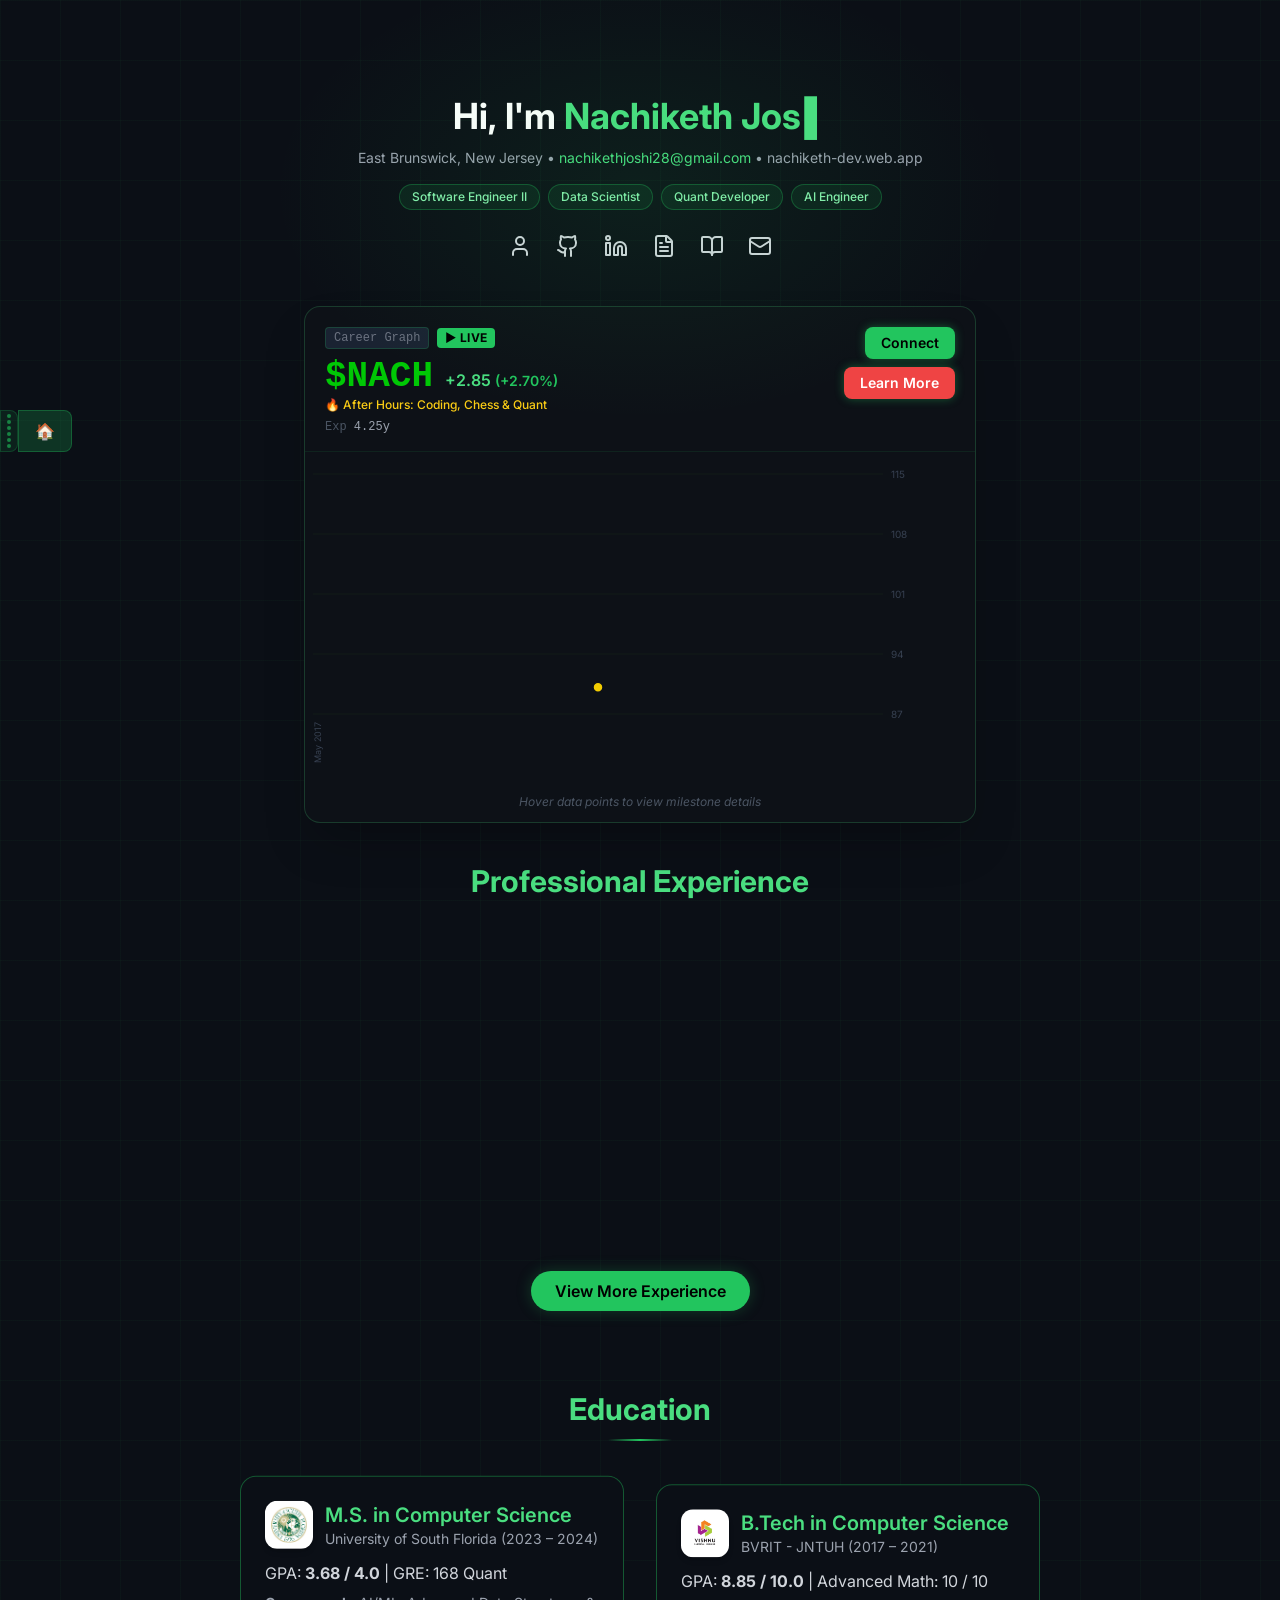
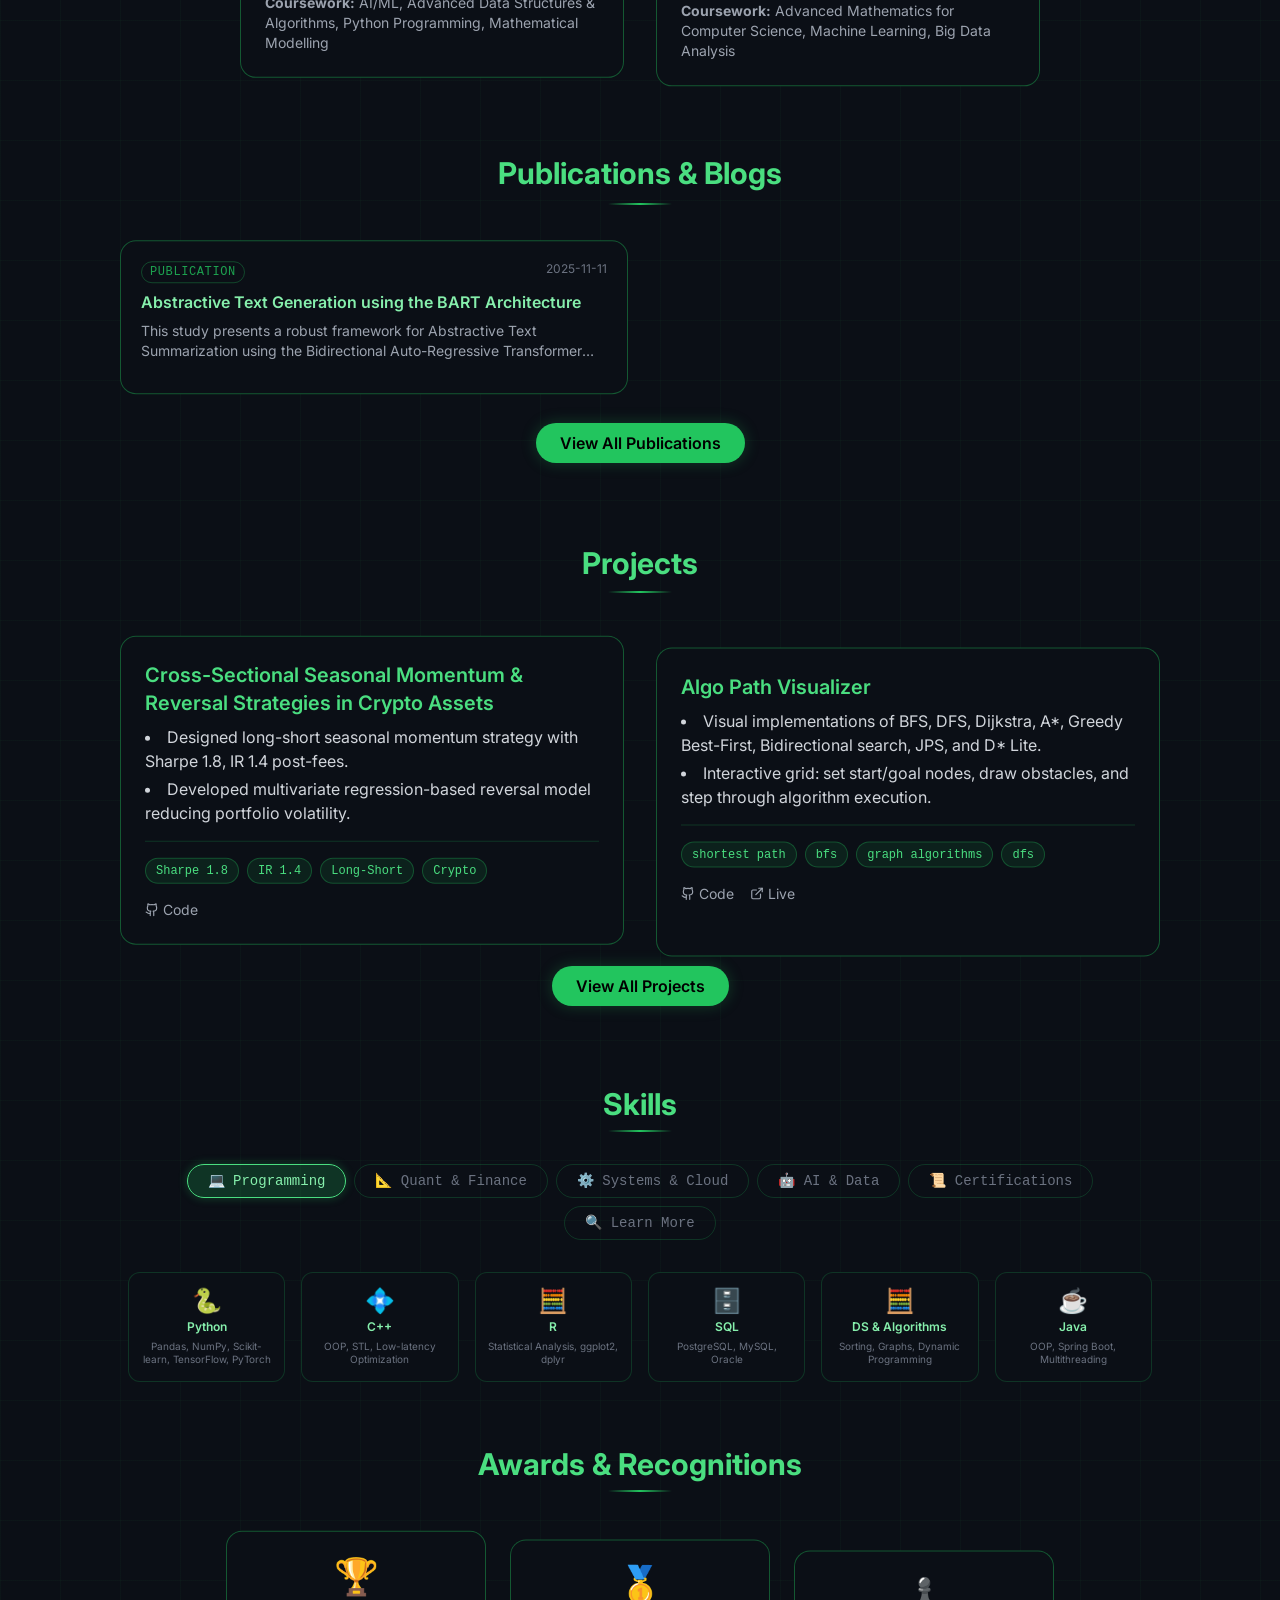
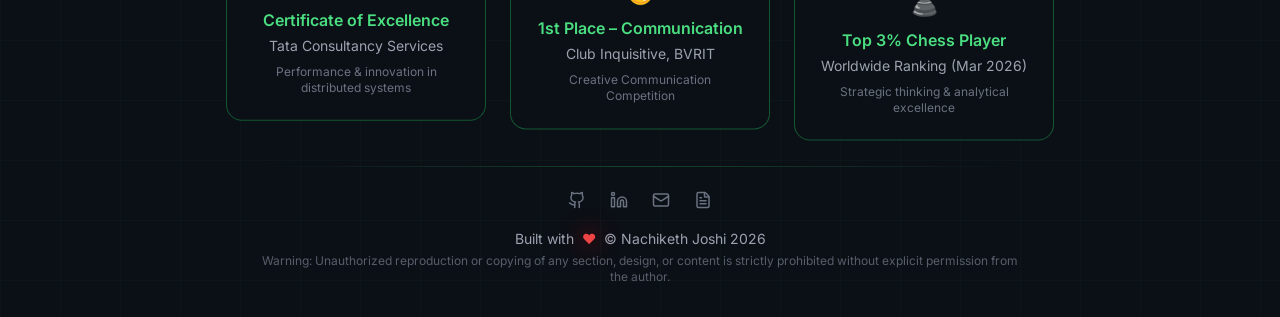
<file: index.html>
<!doctype html><html lang="en"><head><meta charset="utf-8"/><link rel="icon" href="./quant-logo.png"/><link rel="apple-touch-icon" href="./quant-logo.png"/><link rel="manifest" href="./manifest.json"/><meta name="viewport" content="width=device-width,initial-scale=1"/><meta name="theme-color" content="#000000"/><meta name="description" content="Web site created using create-react-app"/><link rel="apple-touch-icon" href="./logo192.png"/><link rel="manifest" href="./manifest.json"/><title>Nachiketh Joshi - Quantitative Portfolio</title><script defer="defer" src="./static/js/main.ccd01513.js"></script><link href="./static/css/main.1e63f05b.css" rel="stylesheet"></head><body><noscript>You need to enable JavaScript to run this app.</noscript><div id="root"></div></body></html>
</file>
<file: static/css/main.1e63f05b.css>
@import url(https://fonts.googleapis.com/css2?family=Inter:wght@300;400;500;600;700;800&display=swap);*,:after,:before{--tw-border-spacing-x:0;--tw-border-spacing-y:0;--tw-translate-x:0;--tw-translate-y:0;--tw-rotate:0;--tw-skew-x:0;--tw-skew-y:0;--tw-scale-x:1;--tw-scale-y:1;--tw-pan-x: ;--tw-pan-y: ;--tw-pinch-zoom: ;--tw-scroll-snap-strictness:proximity;--tw-gradient-from-position: ;--tw-gradient-via-position: ;--tw-gradient-to-position: ;--tw-ordinal: ;--tw-slashed-zero: ;--tw-numeric-figure: ;--tw-numeric-spacing: ;--tw-numeric-fraction: ;--tw-ring-inset: ;--tw-ring-offset-width:0px;--tw-ring-offset-color:#fff;--tw-ring-color:#3b82f680;--tw-ring-offset-shadow:0 0 #0000;--tw-ring-shadow:0 0 #0000;--tw-shadow:0 0 #0000;--tw-shadow-colored:0 0 #0000;--tw-blur: ;--tw-brightness: ;--tw-contrast: ;--tw-grayscale: ;--tw-hue-rotate: ;--tw-invert: ;--tw-saturate: ;--tw-sepia: ;--tw-drop-shadow: ;--tw-backdrop-blur: ;--tw-backdrop-brightness: ;--tw-backdrop-contrast: ;--tw-backdrop-grayscale: ;--tw-backdrop-hue-rotate: ;--tw-backdrop-invert: ;--tw-backdrop-opacity: ;--tw-backdrop-saturate: ;--tw-backdrop-sepia: ;--tw-contain-size: ;--tw-contain-layout: ;--tw-contain-paint: ;--tw-contain-style: }::backdrop{--tw-border-spacing-x:0;--tw-border-spacing-y:0;--tw-translate-x:0;--tw-translate-y:0;--tw-rotate:0;--tw-skew-x:0;--tw-skew-y:0;--tw-scale-x:1;--tw-scale-y:1;--tw-pan-x: ;--tw-pan-y: ;--tw-pinch-zoom: ;--tw-scroll-snap-strictness:proximity;--tw-gradient-from-position: ;--tw-gradient-via-position: ;--tw-gradient-to-position: ;--tw-ordinal: ;--tw-slashed-zero: ;--tw-numeric-figure: ;--tw-numeric-spacing: ;--tw-numeric-fraction: ;--tw-ring-inset: ;--tw-ring-offset-width:0px;--tw-ring-offset-color:#fff;--tw-ring-color:#3b82f680;--tw-ring-offset-shadow:0 0 #0000;--tw-ring-shadow:0 0 #0000;--tw-shadow:0 0 #0000;--tw-shadow-colored:0 0 #0000;--tw-blur: ;--tw-brightness: ;--tw-contrast: ;--tw-grayscale: ;--tw-hue-rotate: ;--tw-invert: ;--tw-saturate: ;--tw-sepia: ;--tw-drop-shadow: ;--tw-backdrop-blur: ;--tw-backdrop-brightness: ;--tw-backdrop-contrast: ;--tw-backdrop-grayscale: ;--tw-backdrop-hue-rotate: ;--tw-backdrop-invert: ;--tw-backdrop-opacity: ;--tw-backdrop-saturate: ;--tw-backdrop-sepia: ;--tw-contain-size: ;--tw-contain-layout: ;--tw-contain-paint: ;--tw-contain-style: }

/*
! tailwindcss v3.4.18 | MIT License | https://tailwindcss.com
*/*,:after,:before{border:0 solid #e5e7eb;box-sizing:border-box}:after,:before{--tw-content:""}:host,html{-webkit-text-size-adjust:100%;font-feature-settings:normal;-webkit-tap-highlight-color:transparent;font-family:ui-sans-serif,system-ui,sans-serif,Apple Color Emoji,Segoe UI Emoji,Segoe UI Symbol,Noto Color Emoji;font-variation-settings:normal;line-height:1.5;tab-size:4}body{line-height:inherit;margin:0}hr{border-top-width:1px;color:inherit;height:0}abbr:where([title]){-webkit-text-decoration:underline dotted;text-decoration:underline dotted}h1,h2,h3,h4,h5,h6{font-size:inherit;font-weight:inherit}a{color:inherit;text-decoration:inherit}b,strong{font-weight:bolder}code,kbd,pre,samp{font-feature-settings:normal;font-family:ui-monospace,SFMono-Regular,Menlo,Monaco,Consolas,Liberation Mono,Courier New,monospace;font-size:1em;font-variation-settings:normal}small{font-size:80%}sub,sup{font-size:75%;line-height:0;position:relative;vertical-align:initial}sub{bottom:-.25em}sup{top:-.5em}table{border-collapse:collapse;border-color:inherit;text-indent:0}button,input,optgroup,select,textarea{font-feature-settings:inherit;color:inherit;font-family:inherit;font-size:100%;font-variation-settings:inherit;font-weight:inherit;letter-spacing:inherit;line-height:inherit;margin:0;padding:0}button,select{text-transform:none}button,input:where([type=button]),input:where([type=reset]),input:where([type=submit]){-webkit-appearance:button;background-color:initial;background-image:none}:-moz-focusring{outline:auto}:-moz-ui-invalid{box-shadow:none}progress{vertical-align:initial}::-webkit-inner-spin-button,::-webkit-outer-spin-button{height:auto}[type=search]{-webkit-appearance:textfield;outline-offset:-2px}::-webkit-search-decoration{-webkit-appearance:none}::-webkit-file-upload-button{-webkit-appearance:button;font:inherit}summary{display:list-item}blockquote,dd,dl,figure,h1,h2,h3,h4,h5,h6,hr,p,pre{margin:0}fieldset{margin:0}fieldset,legend{padding:0}menu,ol,ul{list-style:none;margin:0;padding:0}dialog{padding:0}textarea{resize:vertical}input::placeholder,textarea::placeholder{color:#9ca3af;opacity:1}[role=button],button{cursor:pointer}:disabled{cursor:default}audio,canvas,embed,iframe,img,object,svg,video{display:block;vertical-align:middle}img,video{height:auto;max-width:100%}[hidden]:where(:not([hidden=until-found])){display:none}.visible{visibility:visible}.fixed{position:fixed}.absolute{position:absolute}.relative{position:relative}.sticky{position:-webkit-sticky;position:sticky}.inset-0{inset:0}.-left-2{left:-.5rem}.-right-2{right:-.5rem}.left-6{left:1.5rem}.right-4{right:1rem}.right-6{right:1.5rem}.right-8{right:2rem}.top-0{top:0}.top-1\/2{top:50%}.top-2{top:.5rem}.top-3{top:.75rem}.top-4{top:1rem}.z-10{z-index:10}.z-50{z-index:50}.col-span-1{grid-column:span 1/span 1}.mx-auto{margin-left:auto;margin-right:auto}.my-0\.5{margin-bottom:.125rem;margin-top:.125rem}.my-10{margin-bottom:2.5rem;margin-top:2.5rem}.my-5{margin-bottom:1.25rem;margin-top:1.25rem}.my-6{margin-bottom:1.5rem;margin-top:1.5rem}.mb-1{margin-bottom:.25rem}.mb-1\.5{margin-bottom:.375rem}.mb-10{margin-bottom:2.5rem}.mb-2{margin-bottom:.5rem}.mb-3{margin-bottom:.75rem}.mb-4{margin-bottom:1rem}.mb-5{margin-bottom:1.25rem}.mb-6{margin-bottom:1.5rem}.mb-8{margin-bottom:2rem}.mr-2{margin-right:.5rem}.mt-0\.5{margin-top:.125rem}.mt-1{margin-top:.25rem}.mt-1\.5{margin-top:.375rem}.mt-12{margin-top:3rem}.mt-2{margin-top:.5rem}.mt-3{margin-top:.75rem}.mt-4{margin-top:1rem}.mt-6{margin-top:1.5rem}.mt-8{margin-top:2rem}.line-clamp-1{-webkit-line-clamp:1}.line-clamp-1,.line-clamp-2{-webkit-box-orient:vertical;display:-webkit-box;overflow:hidden}.line-clamp-2{-webkit-line-clamp:2}.line-clamp-3{-webkit-box-orient:vertical;-webkit-line-clamp:3;display:-webkit-box;overflow:hidden}.block{display:block}.inline{display:inline}.flex{display:flex}.inline-flex{display:inline-flex}.grid{display:grid}.contents{display:contents}.hidden{display:none}.h-1{height:.25rem}.h-10{height:2.5rem}.h-12{height:3rem}.h-14{height:3.5rem}.h-16{height:4rem}.h-40{height:10rem}.h-52{height:13rem}.h-\[110px\]{height:110px}.h-\[1px\]{height:1px}.h-\[2px\]{height:2px}.h-\[300px\]{height:300px}.h-full{height:100%}.max-h-0{max-height:0}.max-h-\[600px\]{max-height:600px}.min-h-\[150px\]{min-height:150px}.min-h-screen{min-height:100vh}.w-1{width:.25rem}.w-10{width:2.5rem}.w-11\/12{width:91.666667%}.w-12{width:3rem}.w-14{width:3.5rem}.w-16{width:4rem}.w-36{width:9rem}.w-\[260px\]{width:260px}.w-\[90\%\]{width:90%}.w-full{width:100%}.min-w-\[150px\]{min-width:150px}.min-w-\[220px\]{min-width:220px}.max-w-2xl{max-width:42rem}.max-w-3xl{max-width:48rem}.max-w-4xl{max-width:56rem}.max-w-5xl{max-width:64rem}.max-w-6xl{max-width:72rem}.max-w-md{max-width:28rem}.max-w-sm{max-width:24rem}.max-w-xl{max-width:36rem}.flex-1{flex:1 1}.flex-shrink-0,.shrink-0{flex-shrink:0}.-translate-x-4{--tw-translate-x:-1rem}.-translate-x-4,.-translate-x-6{transform:translate(var(--tw-translate-x),var(--tw-translate-y)) rotate(var(--tw-rotate)) skewX(var(--tw-skew-x)) skewY(var(--tw-skew-y)) scaleX(var(--tw-scale-x)) scaleY(var(--tw-scale-y))}.-translate-x-6{--tw-translate-x:-1.5rem}.-translate-y-1\/2{--tw-translate-y:-50%}.-translate-y-1\/2,.transform{transform:translate(var(--tw-translate-x),var(--tw-translate-y)) rotate(var(--tw-rotate)) skewX(var(--tw-skew-x)) skewY(var(--tw-skew-y)) scaleX(var(--tw-scale-x)) scaleY(var(--tw-scale-y))}.cursor-default{cursor:default}.cursor-grab{cursor:grab}.cursor-pointer{cursor:pointer}.select-none{-webkit-user-select:none;user-select:none}.resize{resize:both}.list-inside{list-style-position:inside}.list-disc{list-style-type:disc}.grid-cols-1{grid-template-columns:repeat(1,minmax(0,1fr))}.grid-cols-2{grid-template-columns:repeat(2,minmax(0,1fr))}.flex-row{flex-direction:row}.flex-row-reverse{flex-direction:row-reverse}.flex-col{flex-direction:column}.flex-wrap{flex-wrap:wrap}.items-start{align-items:flex-start}.items-center{align-items:center}.items-baseline{align-items:baseline}.items-stretch{align-items:stretch}.justify-center{justify-content:center}.justify-between{justify-content:space-between}.gap-0\.5{gap:.125rem}.gap-1{gap:.25rem}.gap-1\.5{gap:.375rem}.gap-2{gap:.5rem}.gap-3{gap:.75rem}.gap-4{gap:1rem}.gap-5{gap:1.25rem}.gap-6{gap:1.5rem}.gap-8{gap:2rem}.space-y-1>:not([hidden])~:not([hidden]){--tw-space-y-reverse:0;margin-bottom:calc(.25rem*var(--tw-space-y-reverse));margin-top:calc(.25rem*(1 - var(--tw-space-y-reverse)))}.space-y-10>:not([hidden])~:not([hidden]){--tw-space-y-reverse:0;margin-bottom:calc(2.5rem*var(--tw-space-y-reverse));margin-top:calc(2.5rem*(1 - var(--tw-space-y-reverse)))}.space-y-3>:not([hidden])~:not([hidden]){--tw-space-y-reverse:0;margin-bottom:calc(.75rem*var(--tw-space-y-reverse));margin-top:calc(.75rem*(1 - var(--tw-space-y-reverse)))}.space-y-5>:not([hidden])~:not([hidden]){--tw-space-y-reverse:0;margin-bottom:calc(1.25rem*var(--tw-space-y-reverse));margin-top:calc(1.25rem*(1 - var(--tw-space-y-reverse)))}.overflow-hidden{overflow:hidden}.overflow-y-auto{overflow-y:auto}.whitespace-pre-wrap{white-space:pre-wrap}.rounded{border-radius:.25rem}.rounded-2xl{border-radius:1rem}.rounded-3xl{border-radius:1.5rem}.rounded-full{border-radius:9999px}.rounded-lg{border-radius:.5rem}.rounded-md{border-radius:.375rem}.rounded-xl{border-radius:.75rem}.rounded-l-xl{border-bottom-left-radius:.75rem;border-top-left-radius:.75rem}.rounded-r-xl{border-bottom-right-radius:.75rem;border-top-right-radius:.75rem}.rounded-bl-lg{border-bottom-left-radius:.5rem}.rounded-br-lg{border-bottom-right-radius:.5rem}.rounded-tl-lg{border-top-left-radius:.5rem}.rounded-tr-lg{border-top-right-radius:.5rem}.border{border-width:1px}.border-2{border-width:2px}.border-b{border-bottom-width:1px}.border-t{border-top-width:1px}.border-blue-500\/30{border-color:#3b82f64d}.border-gray-600\/30{border-color:#4b55634d}.border-green-200{--tw-border-opacity:1;border-color:#bbf7d0;border-color:rgb(187 247 208/var(--tw-border-opacity,1))}.border-green-400{--tw-border-opacity:1;border-color:#4ade80;border-color:rgb(74 222 128/var(--tw-border-opacity,1))}.border-green-400\/20{border-color:#4ade8033}.border-green-400\/40{border-color:#4ade8066}.border-green-400\/60{border-color:#4ade8099}.border-green-500{--tw-border-opacity:1;border-color:#22c55e;border-color:rgb(34 197 94/var(--tw-border-opacity,1))}.border-green-500\/10{border-color:#22c55e1a}.border-green-500\/15{border-color:#22c55e26}.border-green-500\/20{border-color:#22c55e33}.border-green-500\/30{border-color:#22c55e4d}.border-green-500\/40{border-color:#22c55e66}.border-green-500\/60{border-color:#22c55e99}.border-purple-500\/30{border-color:#a855f74d}.border-yellow-500\/30{border-color:#eab3084d}.bg-\[\#0a0d12\]{--tw-bg-opacity:1;background-color:#0a0d12;background-color:rgb(10 13 18/var(--tw-bg-opacity,1))}.bg-\[\#0b0f16\]{--tw-bg-opacity:1;background-color:#0b0f16;background-color:rgb(11 15 22/var(--tw-bg-opacity,1))}.bg-\[\#0b0f16\]\/80{background-color:#0b0f16cc}.bg-\[\#0b0f16\]\/90{background-color:#0b0f16e6}.bg-\[\#0b0f16\]\/95{background-color:#0b0f16f2}.bg-\[\#0b1320\]{--tw-bg-opacity:1;background-color:#0b1320;background-color:rgb(11 19 32/var(--tw-bg-opacity,1))}.bg-\[\#0d1117\]{--tw-bg-opacity:1;background-color:#0d1117;background-color:rgb(13 17 23/var(--tw-bg-opacity,1))}.bg-\[\#101826\]\/90{background-color:#101826e6}.bg-\[\#1a2332\]{--tw-bg-opacity:1;background-color:#1a2332;background-color:rgb(26 35 50/var(--tw-bg-opacity,1))}.bg-black\/70{background-color:#000000b3}.bg-blue-500\/10{background-color:#3b82f61a}.bg-gray-700\/40{background-color:#37415166}.bg-green-500{--tw-bg-opacity:1;background-color:#22c55e;background-color:rgb(34 197 94/var(--tw-bg-opacity,1))}.bg-green-500\/10{background-color:#22c55e1a}.bg-green-500\/20{background-color:#22c55e33}.bg-green-500\/60{background-color:#22c55e99}.bg-purple-500\/10{background-color:#a855f71a}.bg-red-500{--tw-bg-opacity:1;background-color:#ef4444;background-color:rgb(239 68 68/var(--tw-bg-opacity,1))}.bg-transparent{background-color:initial}.bg-white{--tw-bg-opacity:1;background-color:#fff;background-color:rgb(255 255 255/var(--tw-bg-opacity,1))}.bg-yellow-500\/10{background-color:#eab3081a}.bg-gradient-to-r{background-image:linear-gradient(to right,var(--tw-gradient-stops))}.from-transparent{--tw-gradient-from:#0000 var(--tw-gradient-from-position);--tw-gradient-to:#0000 var(--tw-gradient-to-position);--tw-gradient-stops:var(--tw-gradient-from),var(--tw-gradient-to)}.via-green-500{--tw-gradient-to:#22c55e00 var(--tw-gradient-to-position);--tw-gradient-stops:var(--tw-gradient-from),#22c55e var(--tw-gradient-via-position),var(--tw-gradient-to)}.via-green-500\/30{--tw-gradient-to:#22c55e00 var(--tw-gradient-to-position);--tw-gradient-stops:var(--tw-gradient-from),#22c55e4d var(--tw-gradient-via-position),var(--tw-gradient-to)}.via-green-500\/40{--tw-gradient-to:#22c55e00 var(--tw-gradient-to-position);--tw-gradient-stops:var(--tw-gradient-from),#22c55e66 var(--tw-gradient-via-position),var(--tw-gradient-to)}.via-green-500\/60{--tw-gradient-to:#22c55e00 var(--tw-gradient-to-position);--tw-gradient-stops:var(--tw-gradient-from),#22c55e99 var(--tw-gradient-via-position),var(--tw-gradient-to)}.to-transparent{--tw-gradient-to:#0000 var(--tw-gradient-to-position)}.object-contain{object-fit:contain}.object-cover{object-fit:cover}.p-1\.5{padding:.375rem}.p-14{padding:3.5rem}.p-2{padding:.5rem}.p-3{padding:.75rem}.p-5{padding:1.25rem}.p-6{padding:1.5rem}.p-8{padding:2rem}.px-1{padding-left:.25rem;padding-right:.25rem}.px-1\.5{padding-left:.375rem;padding-right:.375rem}.px-10{padding-left:2.5rem;padding-right:2.5rem}.px-2{padding-left:.5rem;padding-right:.5rem}.px-2\.5{padding-left:.625rem;padding-right:.625rem}.px-3{padding-left:.75rem;padding-right:.75rem}.px-4{padding-left:1rem;padding-right:1rem}.px-5{padding-left:1.25rem;padding-right:1.25rem}.px-6{padding-left:1.5rem;padding-right:1.5rem}.py-0\.5{padding-bottom:.125rem;padding-top:.125rem}.py-1{padding-bottom:.25rem;padding-top:.25rem}.py-1\.5{padding-bottom:.375rem;padding-top:.375rem}.py-10{padding-bottom:2.5rem;padding-top:2.5rem}.py-12{padding-bottom:3rem;padding-top:3rem}.py-2{padding-bottom:.5rem;padding-top:.5rem}.py-20{padding-bottom:5rem;padding-top:5rem}.py-3{padding-bottom:.75rem;padding-top:.75rem}.py-6{padding-bottom:1.5rem;padding-top:1.5rem}.py-8{padding-bottom:2rem;padding-top:2rem}.pb-1{padding-bottom:.25rem}.pb-1\.5{padding-bottom:.375rem}.pb-10{padding-bottom:2.5rem}.pb-14{padding-bottom:3.5rem}.pb-2{padding-bottom:.5rem}.pb-3{padding-bottom:.75rem}.pb-4{padding-bottom:1rem}.pb-5{padding-bottom:1.25rem}.pb-8{padding-bottom:2rem}.pt-1{padding-top:.25rem}.pt-1\.5{padding-top:.375rem}.pt-14{padding-top:3.5rem}.pt-16{padding-top:4rem}.pt-20{padding-top:5rem}.pt-24{padding-top:6rem}.pt-3{padding-top:.75rem}.pt-4{padding-top:1rem}.pt-5{padding-top:1.25rem}.text-left{text-align:left}.text-center{text-align:center}.text-right{text-align:right}.font-mono{font-family:ui-monospace,SFMono-Regular,Menlo,Monaco,Consolas,Liberation Mono,Courier New,monospace}.text-2xl{font-size:1.5rem;line-height:2rem}.text-3xl{font-size:1.875rem;line-height:2.25rem}.text-4xl{font-size:2.25rem;line-height:2.5rem}.text-5xl{font-size:3rem;line-height:1}.text-\[1\.3rem\]{font-size:1.3rem}.text-\[10px\]{font-size:10px}.text-\[11px\]{font-size:11px}.text-\[12px\]{font-size:12px}.text-\[15px\]{font-size:15px}.text-base{font-size:1rem;line-height:1.5rem}.text-lg{font-size:1.125rem;line-height:1.75rem}.text-sm{font-size:.875rem;line-height:1.25rem}.text-xl{font-size:1.25rem;line-height:1.75rem}.text-xs{font-size:.75rem;line-height:1rem}.font-bold{font-weight:700}.font-extrabold{font-weight:800}.font-medium{font-weight:500}.font-semibold{font-weight:600}.uppercase{text-transform:uppercase}.capitalize{text-transform:capitalize}.italic{font-style:italic}.tabular-nums{--tw-numeric-spacing:tabular-nums;font-feature-settings:var(--tw-ordinal) var(--tw-slashed-zero) var(--tw-numeric-figure) var(--tw-numeric-spacing) var(--tw-numeric-fraction);font-variant-numeric:var(--tw-ordinal) var(--tw-slashed-zero) var(--tw-numeric-figure) var(--tw-numeric-spacing) var(--tw-numeric-fraction)}.leading-none{line-height:1}.leading-relaxed{line-height:1.625}.leading-snug{line-height:1.375}.leading-tight{line-height:1.25}.tracking-\[0\.2em\]{letter-spacing:.2em}.tracking-wide{letter-spacing:.025em}.tracking-wider{letter-spacing:.05em}.tracking-widest{letter-spacing:.1em}.text-black{--tw-text-opacity:1;color:#000;color:rgb(0 0 0/var(--tw-text-opacity,1))}.text-blue-400{--tw-text-opacity:1;color:#60a5fa;color:rgb(96 165 250/var(--tw-text-opacity,1))}.text-gray-200{--tw-text-opacity:1;color:#e5e7eb;color:rgb(229 231 235/var(--tw-text-opacity,1))}.text-gray-300{--tw-text-opacity:1;color:#d1d5db;color:rgb(209 213 219/var(--tw-text-opacity,1))}.text-gray-400{--tw-text-opacity:1;color:#9ca3af;color:rgb(156 163 175/var(--tw-text-opacity,1))}.text-gray-500{--tw-text-opacity:1;color:#6b7280;color:rgb(107 114 128/var(--tw-text-opacity,1))}.text-gray-500\/80{color:#6b7280cc}.text-gray-600{--tw-text-opacity:1;color:#4b5563;color:rgb(75 85 99/var(--tw-text-opacity,1))}.text-green-300{--tw-text-opacity:1;color:#86efac;color:rgb(134 239 172/var(--tw-text-opacity,1))}.text-green-400{--tw-text-opacity:1;color:#4ade80;color:rgb(74 222 128/var(--tw-text-opacity,1))}.text-green-400\/50{color:#4ade8080}.text-green-400\/70{color:#4ade80b3}.text-green-500{--tw-text-opacity:1;color:#22c55e;color:rgb(34 197 94/var(--tw-text-opacity,1))}.text-green-500\/60{color:#22c55e99}.text-green-500\/80{color:#22c55ecc}.text-purple-400{--tw-text-opacity:1;color:#c084fc;color:rgb(192 132 252/var(--tw-text-opacity,1))}.text-red-500{--tw-text-opacity:1;color:#ef4444;color:rgb(239 68 68/var(--tw-text-opacity,1))}.text-white{--tw-text-opacity:1;color:#fff;color:rgb(255 255 255/var(--tw-text-opacity,1))}.text-yellow-400{--tw-text-opacity:1;color:#facc15;color:rgb(250 204 21/var(--tw-text-opacity,1))}.placeholder-gray-500::placeholder{--tw-placeholder-opacity:1;color:#6b7280;color:rgb(107 114 128/var(--tw-placeholder-opacity,1))}.placeholder-gray-600::placeholder{--tw-placeholder-opacity:1;color:#4b5563;color:rgb(75 85 99/var(--tw-placeholder-opacity,1))}.opacity-0{opacity:0}.opacity-100{opacity:1}.shadow-2xl{--tw-shadow:0 25px 50px -12px #00000040;--tw-shadow-colored:0 25px 50px -12px var(--tw-shadow-color);box-shadow:0 0 #0000,0 0 #0000,var(--tw-shadow);box-shadow:var(--tw-ring-offset-shadow,0 0 #0000),var(--tw-ring-shadow,0 0 #0000),var(--tw-shadow)}.shadow-\[0_0_10px_rgba\(239\2c 68\2c 68\2c 0\.6\)\]{--tw-shadow:0 0 10px #ef444499;--tw-shadow-colored:0 0 10px var(--tw-shadow-color)}.shadow-\[0_0_10px_rgba\(239\2c 68\2c 68\2c 0\.6\)\],.shadow-\[0_0_10px_rgba\(34\2c 197\2c 94\2c 0\.3\)\]{box-shadow:0 0 #0000,0 0 #0000,var(--tw-shadow);box-shadow:var(--tw-ring-offset-shadow,0 0 #0000),var(--tw-ring-shadow,0 0 #0000),var(--tw-shadow)}.shadow-\[0_0_10px_rgba\(34\2c 197\2c 94\2c 0\.3\)\]{--tw-shadow:0 0 10px #22c55e4d;--tw-shadow-colored:0 0 10px var(--tw-shadow-color)}.shadow-\[0_0_10px_rgba\(34\2c 197\2c 94\2c 0\.4\)\]{--tw-shadow:0 0 10px #22c55e66;--tw-shadow-colored:0 0 10px var(--tw-shadow-color)}.shadow-\[0_0_10px_rgba\(34\2c 197\2c 94\2c 0\.4\)\],.shadow-\[0_0_10px_rgba\(34\2c 197\2c 94\2c 0\.5\)\]{box-shadow:0 0 #0000,0 0 #0000,var(--tw-shadow);box-shadow:var(--tw-ring-offset-shadow,0 0 #0000),var(--tw-ring-shadow,0 0 #0000),var(--tw-shadow)}.shadow-\[0_0_10px_rgba\(34\2c 197\2c 94\2c 0\.5\)\]{--tw-shadow:0 0 10px #22c55e80;--tw-shadow-colored:0 0 10px var(--tw-shadow-color)}.shadow-\[0_0_10px_rgba\(34\2c 197\2c 94\2c 0\.8\)\]{--tw-shadow:0 0 10px #22c55ecc;--tw-shadow-colored:0 0 10px var(--tw-shadow-color)}.shadow-\[0_0_10px_rgba\(34\2c 197\2c 94\2c 0\.8\)\],.shadow-\[0_0_15px_rgba\(34\2c 197\2c 94\2c 0\.25\)\]{box-shadow:0 0 #0000,0 0 #0000,var(--tw-shadow);box-shadow:var(--tw-ring-offset-shadow,0 0 #0000),var(--tw-ring-shadow,0 0 #0000),var(--tw-shadow)}.shadow-\[0_0_15px_rgba\(34\2c 197\2c 94\2c 0\.25\)\]{--tw-shadow:0 0 15px #22c55e40;--tw-shadow-colored:0 0 15px var(--tw-shadow-color)}.shadow-\[0_0_15px_rgba\(34\2c 197\2c 94\2c 0\.3\)\]{--tw-shadow:0 0 15px #22c55e4d;--tw-shadow-colored:0 0 15px var(--tw-shadow-color)}.shadow-\[0_0_15px_rgba\(34\2c 197\2c 94\2c 0\.3\)\],.shadow-\[0_0_15px_rgba\(34\2c 197\2c 94\2c 0\.6\)\]{box-shadow:0 0 #0000,0 0 #0000,var(--tw-shadow);box-shadow:var(--tw-ring-offset-shadow,0 0 #0000),var(--tw-ring-shadow,0 0 #0000),var(--tw-shadow)}.shadow-\[0_0_15px_rgba\(34\2c 197\2c 94\2c 0\.6\)\]{--tw-shadow:0 0 15px #22c55e99;--tw-shadow-colored:0 0 15px var(--tw-shadow-color)}.shadow-\[0_0_25px_rgba\(34\2c 197\2c 94\2c 0\.4\)\]{--tw-shadow:0 0 25px #22c55e66;--tw-shadow-colored:0 0 25px var(--tw-shadow-color)}.shadow-\[0_0_25px_rgba\(34\2c 197\2c 94\2c 0\.4\)\],.shadow-lg{box-shadow:0 0 #0000,0 0 #0000,var(--tw-shadow);box-shadow:var(--tw-ring-offset-shadow,0 0 #0000),var(--tw-ring-shadow,0 0 #0000),var(--tw-shadow)}.shadow-lg{--tw-shadow:0 10px 15px -3px #0000001a,0 4px 6px -4px #0000001a;--tw-shadow-colored:0 10px 15px -3px var(--tw-shadow-color),0 4px 6px -4px var(--tw-shadow-color)}.shadow-md{--tw-shadow:0 4px 6px -1px #0000001a,0 2px 4px -2px #0000001a;--tw-shadow-colored:0 4px 6px -1px var(--tw-shadow-color),0 2px 4px -2px var(--tw-shadow-color);box-shadow:0 0 #0000,0 0 #0000,var(--tw-shadow);box-shadow:var(--tw-ring-offset-shadow,0 0 #0000),var(--tw-ring-shadow,0 0 #0000),var(--tw-shadow)}.outline-none{outline:2px solid #0000;outline-offset:2px}.drop-shadow{--tw-drop-shadow:drop-shadow(0 1px 2px #0000001a) drop-shadow(0 1px 1px #0000000f)}.drop-shadow,.drop-shadow-\[0_0_10px_rgba\(0\2c 200\2c 5\2c 0\.9\)\]{filter:var(--tw-blur) var(--tw-brightness) var(--tw-contrast) var(--tw-grayscale) var(--tw-hue-rotate) var(--tw-invert) var(--tw-saturate) var(--tw-sepia) var(--tw-drop-shadow)}.drop-shadow-\[0_0_10px_rgba\(0\2c 200\2c 5\2c 0\.9\)\]{--tw-drop-shadow:drop-shadow(0 0 10px #00c805e6)}.drop-shadow-\[0_0_12px_rgba\(255\2c 0\2c 0\2c 0\.8\)\]{--tw-drop-shadow:drop-shadow(0 0 12px #f00c)}.drop-shadow-\[0_0_12px_rgba\(255\2c 0\2c 0\2c 0\.8\)\],.filter{filter:var(--tw-blur) var(--tw-brightness) var(--tw-contrast) var(--tw-grayscale) var(--tw-hue-rotate) var(--tw-invert) var(--tw-saturate) var(--tw-sepia) var(--tw-drop-shadow)}.backdrop-blur{--tw-backdrop-blur:blur(8px)}.backdrop-blur,.backdrop-blur-sm{-webkit-backdrop-filter:var(--tw-backdrop-blur) var(--tw-backdrop-brightness) var(--tw-backdrop-contrast) var(--tw-backdrop-grayscale) var(--tw-backdrop-hue-rotate) var(--tw-backdrop-invert) var(--tw-backdrop-opacity) var(--tw-backdrop-saturate) var(--tw-backdrop-sepia);backdrop-filter:var(--tw-backdrop-blur) var(--tw-backdrop-brightness) var(--tw-backdrop-contrast) var(--tw-backdrop-grayscale) var(--tw-backdrop-hue-rotate) var(--tw-backdrop-invert) var(--tw-backdrop-opacity) var(--tw-backdrop-saturate) var(--tw-backdrop-sepia)}.backdrop-blur-sm{--tw-backdrop-blur:blur(4px)}.transition{transition-duration:.15s;transition-property:color,background-color,border-color,fill,stroke,opacity,box-shadow,transform,filter,-webkit-text-decoration-color,-webkit-backdrop-filter;transition-property:color,background-color,border-color,text-decoration-color,fill,stroke,opacity,box-shadow,transform,filter,backdrop-filter;transition-property:color,background-color,border-color,text-decoration-color,fill,stroke,opacity,box-shadow,transform,filter,backdrop-filter,-webkit-text-decoration-color,-webkit-backdrop-filter;transition-timing-function:cubic-bezier(.4,0,.2,1)}.transition-all{transition-duration:.15s;transition-property:all;transition-timing-function:cubic-bezier(.4,0,.2,1)}.transition-colors{transition-duration:.15s;transition-property:color,background-color,border-color,fill,stroke,-webkit-text-decoration-color;transition-property:color,background-color,border-color,text-decoration-color,fill,stroke;transition-property:color,background-color,border-color,text-decoration-color,fill,stroke,-webkit-text-decoration-color;transition-timing-function:cubic-bezier(.4,0,.2,1)}.transition-transform{transition-duration:.15s;transition-property:transform;transition-timing-function:cubic-bezier(.4,0,.2,1)}.duration-200{transition-duration:.2s}.duration-300{transition-duration:.3s}.duration-500{transition-duration:.5s}.duration-700{transition-duration:.7s}.ease-out{transition-timing-function:cubic-bezier(0,0,.2,1)}body{background-color:#0b0f16;color:#fff;font-family:Inter,sans-serif}.bg-grid{background-image:linear-gradient(#22c55e0a 1px,#0000 0),linear-gradient(90deg,#22c55e0a 1px,#0000 0);background-size:60px 60px}.hero-glow-bg{position:relative}.hero-glow-bg:before{background:radial-gradient(ellipse at center,#22c55e17 0,#0000 65%);content:"";height:500px;left:50%;pointer-events:none;position:absolute;top:-60px;transform:translateX(-50%);width:800px;z-index:0}.section-box{background:#0a0f14b3;border:1px solid #22c55e40;border-radius:1rem;box-shadow:0 0 20px #22c55e1a;margin:2rem auto;max-width:1000px;padding:2rem;transition:all .3s ease}.section-box:hover{border-color:#22c55e99;box-shadow:0 0 30px #22c55e99;transform:translateY(-4px)}.glow-title{color:#22c55e;font-size:1.8rem;font-weight:700;margin-bottom:1rem;text-align:center;text-shadow:0 0 8px #22c55e99}.neon-card{background:#0f1419cc;border:1px solid #22c55e40;border-radius:1rem;box-shadow:0 0 15px #22c55e1a;padding:1.5rem;transition:all .3s ease}.neon-card:hover{border-color:#22c55e99;box-shadow:0 0 25px #22c55e99;transform:translateY(-4px)}.Typewriter__cursor{color:#22c55e!important;text-shadow:0 0 8px #22c55ecc}.perspective{perspective:1000px}.rotate-y-180{transform:rotateY(180deg)}.backface-hidden{-webkit-backface-visibility:hidden;backface-visibility:hidden}.transform-style-preserve-3d{transform-style:preserve-3d}@keyframes badgePulse{0%,to{box-shadow:0 0 0 0 #22c55e80}50%{box-shadow:0 0 0 8px #22c55e00}}.badge-pulse{animation:badgePulse 2.5s ease-in-out infinite}::-webkit-scrollbar{height:6px;width:6px}::-webkit-scrollbar-track{background:#0000}::-webkit-scrollbar-thumb{background-color:#22c55e80;border-radius:10px;box-shadow:0 0 10px #22c55e66;-webkit-transition:all .3s ease;transition:all .3s ease}::-webkit-scrollbar-thumb:hover{background-color:#22c55e;box-shadow:0 0 12px #22c55eb3}::-webkit-scrollbar{width:0}div:hover::-webkit-scrollbar{width:6px}@keyframes marquee{0%{transform:translateX(0)}to{transform:translateX(-50%)}}.marquee-track{animation:marquee linear infinite;will-change:transform}.marquee-track:hover{animation-play-state:paused}.marquee-wrapper{-webkit-mask-image:linear-gradient(90deg,#0000 0,#000 8%,#000 92%,#0000);mask-image:linear-gradient(90deg,#0000 0,#000 8%,#000 92%,#0000)}.hover\:-translate-y-0\.5:hover{--tw-translate-y:-0.125rem}.hover\:-translate-y-0\.5:hover,.hover\:scale-105:hover{transform:translate(var(--tw-translate-x),var(--tw-translate-y)) rotate(var(--tw-rotate)) skewX(var(--tw-skew-x)) skewY(var(--tw-skew-y)) scaleX(var(--tw-scale-x)) scaleY(var(--tw-scale-y))}.hover\:scale-105:hover{--tw-scale-x:1.05;--tw-scale-y:1.05}.hover\:border-gray-500\/50:hover{border-color:#6b728080}.hover\:border-green-400:hover{--tw-border-opacity:1;border-color:#4ade80;border-color:rgb(74 222 128/var(--tw-border-opacity,1))}.hover\:border-green-400\/50:hover{border-color:#4ade8080}.hover\:border-green-400\/60:hover{border-color:#4ade8099}.hover\:border-green-500\/40:hover{border-color:#22c55e66}.hover\:bg-gray-600\/50:hover{background-color:#4b556380}.hover\:bg-green-400:hover{--tw-bg-opacity:1;background-color:#4ade80;background-color:rgb(74 222 128/var(--tw-bg-opacity,1))}.hover\:bg-green-500\/10:hover{background-color:#22c55e1a}.hover\:bg-green-500\/30:hover{background-color:#22c55e4d}.hover\:bg-green-500\/40:hover{background-color:#22c55e66}.hover\:bg-red-400:hover{--tw-bg-opacity:1;background-color:#f87171;background-color:rgb(248 113 113/var(--tw-bg-opacity,1))}.hover\:text-black:hover{--tw-text-opacity:1;color:#000;color:rgb(0 0 0/var(--tw-text-opacity,1))}.hover\:text-gray-300:hover{--tw-text-opacity:1;color:#d1d5db;color:rgb(209 213 219/var(--tw-text-opacity,1))}.hover\:text-green-300:hover{--tw-text-opacity:1;color:#86efac;color:rgb(134 239 172/var(--tw-text-opacity,1))}.hover\:text-green-400:hover{--tw-text-opacity:1;color:#4ade80;color:rgb(74 222 128/var(--tw-text-opacity,1))}.hover\:text-red-400:hover{--tw-text-opacity:1;color:#f87171;color:rgb(248 113 113/var(--tw-text-opacity,1))}.hover\:text-white:hover{--tw-text-opacity:1;color:#fff;color:rgb(255 255 255/var(--tw-text-opacity,1))}.hover\:underline:hover{-webkit-text-decoration-line:underline;text-decoration-line:underline}.hover\:shadow-\[0_0_10px_rgba\(34\2c 197\2c 94\2c 0\.08\)\]:hover{--tw-shadow:0 0 10px #22c55e14;--tw-shadow-colored:0 0 10px var(--tw-shadow-color)}.hover\:shadow-\[0_0_10px_rgba\(34\2c 197\2c 94\2c 0\.08\)\]:hover,.hover\:shadow-\[0_0_10px_rgba\(34\2c 197\2c 94\2c 0\.5\)\]:hover{box-shadow:0 0 #0000,0 0 #0000,var(--tw-shadow);box-shadow:var(--tw-ring-offset-shadow,0 0 #0000),var(--tw-ring-shadow,0 0 #0000),var(--tw-shadow)}.hover\:shadow-\[0_0_10px_rgba\(34\2c 197\2c 94\2c 0\.5\)\]:hover{--tw-shadow:0 0 10px #22c55e80;--tw-shadow-colored:0 0 10px var(--tw-shadow-color)}.hover\:shadow-\[0_0_14px_rgba\(34\2c 197\2c 94\2c 0\.2\)\]:hover{--tw-shadow:0 0 14px #22c55e33;--tw-shadow-colored:0 0 14px var(--tw-shadow-color);box-shadow:0 0 #0000,0 0 #0000,var(--tw-shadow);box-shadow:var(--tw-ring-offset-shadow,0 0 #0000),var(--tw-ring-shadow,0 0 #0000),var(--tw-shadow)}.hover\:shadow-\[0_0_15px_rgba\(34\2c 197\2c 94\2c 0\.3\)\]:hover{--tw-shadow:0 0 15px #22c55e4d;--tw-shadow-colored:0 0 15px var(--tw-shadow-color)}.hover\:shadow-\[0_0_15px_rgba\(34\2c 197\2c 94\2c 0\.3\)\]:hover,.hover\:shadow-\[0_0_15px_rgba\(34\2c 197\2c 94\2c 0\.4\)\]:hover{box-shadow:0 0 #0000,0 0 #0000,var(--tw-shadow);box-shadow:var(--tw-ring-offset-shadow,0 0 #0000),var(--tw-ring-shadow,0 0 #0000),var(--tw-shadow)}.hover\:shadow-\[0_0_15px_rgba\(34\2c 197\2c 94\2c 0\.4\)\]:hover{--tw-shadow:0 0 15px #22c55e66;--tw-shadow-colored:0 0 15px var(--tw-shadow-color)}.hover\:shadow-\[0_0_15px_rgba\(34\2c 197\2c 94\2c 0\.5\)\]:hover{--tw-shadow:0 0 15px #22c55e80;--tw-shadow-colored:0 0 15px var(--tw-shadow-color)}.hover\:shadow-\[0_0_15px_rgba\(34\2c 197\2c 94\2c 0\.5\)\]:hover,.hover\:shadow-\[0_0_20px_rgba\(34\2c 197\2c 94\2c 0\.5\)\]:hover{box-shadow:0 0 #0000,0 0 #0000,var(--tw-shadow);box-shadow:var(--tw-ring-offset-shadow,0 0 #0000),var(--tw-ring-shadow,0 0 #0000),var(--tw-shadow)}.hover\:shadow-\[0_0_20px_rgba\(34\2c 197\2c 94\2c 0\.5\)\]:hover{--tw-shadow:0 0 20px #22c55e80;--tw-shadow-colored:0 0 20px var(--tw-shadow-color)}.hover\:shadow-\[0_0_24px_rgba\(34\2c 197\2c 94\2c 0\.12\)\]:hover{--tw-shadow:0 0 24px #22c55e1f;--tw-shadow-colored:0 0 24px var(--tw-shadow-color)}.hover\:shadow-\[0_0_24px_rgba\(34\2c 197\2c 94\2c 0\.12\)\]:hover,.hover\:shadow-\[0_0_25px_rgba\(34\2c 197\2c 94\2c 0\.5\)\]:hover{box-shadow:0 0 #0000,0 0 #0000,var(--tw-shadow);box-shadow:var(--tw-ring-offset-shadow,0 0 #0000),var(--tw-ring-shadow,0 0 #0000),var(--tw-shadow)}.hover\:shadow-\[0_0_25px_rgba\(34\2c 197\2c 94\2c 0\.5\)\]:hover{--tw-shadow:0 0 25px #22c55e80;--tw-shadow-colored:0 0 25px var(--tw-shadow-color)}.focus\:border-green-400:focus{--tw-border-opacity:1;border-color:#4ade80;border-color:rgb(74 222 128/var(--tw-border-opacity,1))}.focus\:border-green-500\/50:focus{border-color:#22c55e80}.focus\:outline-none:focus{outline:2px solid #0000;outline-offset:2px}.active\:cursor-grabbing:active{cursor:grabbing}.group:hover .group-hover\:scale-105{--tw-scale-x:1.05;--tw-scale-y:1.05}.group:hover .group-hover\:scale-105,.group:hover .group-hover\:scale-110{transform:translate(var(--tw-translate-x),var(--tw-translate-y)) rotate(var(--tw-rotate)) skewX(var(--tw-skew-x)) skewY(var(--tw-skew-y)) scaleX(var(--tw-scale-x)) scaleY(var(--tw-scale-y))}.group:hover .group-hover\:scale-110{--tw-scale-x:1.1;--tw-scale-y:1.1}.group:hover .group-hover\:via-green-400\/70{--tw-gradient-to:#4ade8000 var(--tw-gradient-to-position);--tw-gradient-stops:var(--tw-gradient-from),#4ade80b3 var(--tw-gradient-via-position),var(--tw-gradient-to)}.group:hover .group-hover\:text-green-300{--tw-text-opacity:1;color:#86efac;color:rgb(134 239 172/var(--tw-text-opacity,1))}.group:hover .group-hover\:text-green-400{--tw-text-opacity:1;color:#4ade80;color:rgb(74 222 128/var(--tw-text-opacity,1))}@media (min-width:640px){.sm\:mt-0{margin-top:0}.sm\:grid-cols-2{grid-template-columns:repeat(2,minmax(0,1fr))}.sm\:grid-cols-3{grid-template-columns:repeat(3,minmax(0,1fr))}.sm\:flex-row{flex-direction:row}.sm\:items-start{align-items:flex-start}.sm\:items-end{align-items:flex-end}.sm\:items-center{align-items:center}.sm\:justify-between{justify-content:space-between}}@media (min-width:768px){.md\:w-\[420px\]{width:420px}.md\:grid-cols-2{grid-template-columns:repeat(2,minmax(0,1fr))}.md\:grid-cols-4{grid-template-columns:repeat(4,minmax(0,1fr))}.md\:flex-row{flex-direction:row}.md\:items-end{align-items:flex-end}.md\:justify-between{justify-content:space-between}.md\:px-24{padding-left:6rem;padding-right:6rem}.md\:text-4xl{font-size:2.25rem;line-height:2.5rem}.md\:text-5xl{font-size:3rem;line-height:1}.md\:text-lg{font-size:1.125rem;line-height:1.75rem}.md\:text-xl{font-size:1.25rem;line-height:1.75rem}}@media (min-width:1024px){.lg\:col-span-2{grid-column:span 2/span 2}.lg\:block{display:block}.lg\:grid-cols-2{grid-template-columns:repeat(2,minmax(0,1fr))}.lg\:grid-cols-3{grid-template-columns:repeat(3,minmax(0,1fr))}.lg\:grid-cols-4{grid-template-columns:repeat(4,minmax(0,1fr))}.lg\:grid-cols-5{grid-template-columns:repeat(5,minmax(0,1fr))}.lg\:border-r{border-right-width:1px}.lg\:border-green-400\/30{border-color:#4ade804d}}@media (min-width:1280px){.xl\:grid-cols-5{grid-template-columns:repeat(5,minmax(0,1fr))}.xl\:grid-cols-6{grid-template-columns:repeat(6,minmax(0,1fr))}}
/*# sourceMappingURL=main.1e63f05b.css.map*/
</file>
